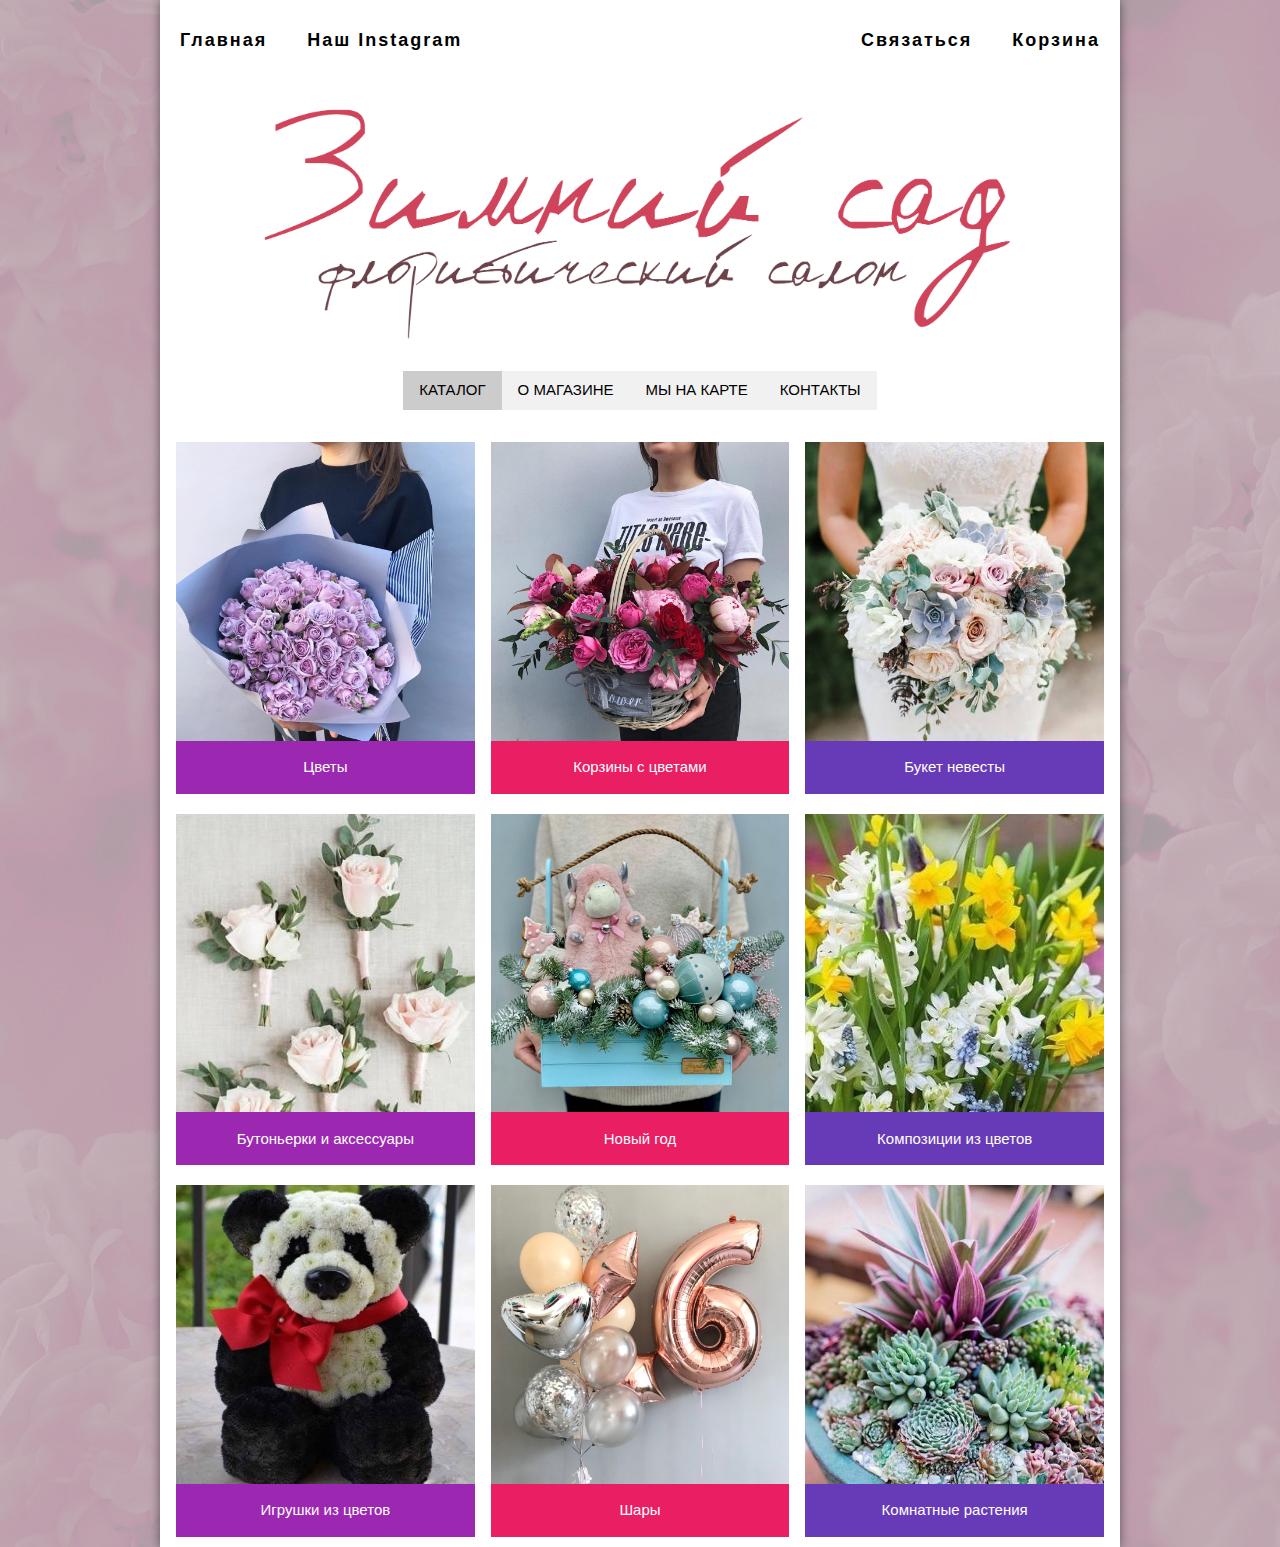
<file: flower/index.html>
<!DOCTYPE html>
<html>
<title>Зимний сад</title>
<meta name="viewport" content="width=device-width, initial-scale=1">
<link rel="stylesheet" href="main.css">
<link rel="stylesheet" href="style.css">
   
<body>
<nav class="top-menu">
  <ul class="menu-main">
    <li class="left-item"><a href="index.html">Главная</a></li>
    <li class="left-item"><a href="index.html">Наш Instagram</a></li>
    <li class="right-item"><a href="">Корзина</a></li>
    <li class="right-item"><a href="tel:+380713366177">Связаться</a></li>
</ul>
</nav>
    <img src="img/header.png" alt="Lights" class="w3-image" width="100%" height="auto">

<div class="w3-center">
        <div class="w3-margin w3-bar w3-mobile w3-center w3-light-grey">
        <div class="w3-dropdown-hover">
                <button class="w3-button w3-mobile">КАТАЛОГ</button>
                <div class="w3-dropdown-content w3-mobile w3-bar-block w3-card-4">
                    <a href="index.html" class="w3-bar-item w3-button">Цветы</a>
                    <a href="index.html" class="w3-bar-item w3-button">Корзины с цветами</a>
                    <a href="index.html" class="w3-bar-item w3-button">Букет невесты</a>
                    <a href="index.html" class="w3-bar-item w3-button">Бутоньерки и аксессуары</a>
                    <a href="index.html" class="w3-bar-item w3-button">Новый год</a>
                    <a href="index.html" class="w3-bar-item w3-button">Композиции из цветов</a>
                    <a href="index.html" class="w3-bar-item w3-button">Игрушки из цветов</a>
                    <a href="index.html" class="w3-bar-item w3-button">Шары</a>
                    <a href="index.html" class="w3-bar-item w3-button">Комнатные растения</a>
                </div>
            </div>
        <a href="about.html" class="w3-bar-item w3-button">О МАГАЗИНЕ</a>
            
        <a href="map.html" class="w3-bar-item w3-button">МЫ НА КАРТЕ</a>
        <a href="sv.html" class="w3-bar-item w3-button">КОНТАКТЫ</a>
        </div>
            </div>
        
        
<div class="w3-row-padding w3-rest" style="padding-bottom: 10px">
    <div class="w3-third w3-center">
      <img src="img/bouqet.jpg" alt="Alps" style="width:100%; margin-top: 10px">
    <div class="w3-container w3-center w3-purple">
      <p>Цветы</p>
    </div>
    </div>
    <div class="w3-third w3-center">
      <img src="img/corz.jpg" alt="Alps" style="width:100%; margin-top: 10px">
    <div class="w3-container w3-center w3-pink">
      <p>Корзины с цветами</p>
    </div>
    </div>
    <div class="w3-third w3-center">
      <img src="img/buket-nevesty.jpg" alt="Alps" style="width:100%; margin-top: 10px">
    <div class="w3-container w3-center w3-deep-purple">
      <p>Букет невесты</p>
    </div>
    </div>
  </div>
 
        <div class="w3-row-padding w3-rest" style="padding-bottom: 10px">
    <div class="w3-third w3-center">
      <img src="img/butonjerki-i-aksessuary-main-page.jpg" alt="Alps" style="width:100%; margin-top: 10px">
    <div class="w3-container w3-center w3-purple">
      <p>Бутоньерки и аксессуары</p>
    </div>
    </div>
    <div class="w3-third w3-center">
      <img src="img/nyear.jpg" alt="Alps" style="width:100%; margin-top: 10px">
    <div class="w3-container w3-center w3-pink">
      <p>Новый год</p>
    </div>
    </div>
    <div class="w3-third w3-center">
      <img src="img/kompozitsii-iz-tsvetov.jpg" alt="Alps" style="width:100%; margin-top: 10px">
    <div class="w3-container w3-center w3-deep-purple">
      <p>Композиции из цветов</p>
    </div>
    </div>
  </div>
        
        <div class="w3-row-padding w3-rest" style="padding-bottom: 10px">
    <div class="w3-third w3-center">
      <img src="img/igr.jpg" alt="Alps" style="width:100%; margin-top: 10px">
    <div class="w3-container w3-center w3-purple">
      <p>Игрушки из цветов</p>
    </div>
    </div>
    <div class="w3-third w3-center">
      <img src="img/shar.jpg" alt="Alps" style="width:100%; margin-top: 10px">
    <div class="w3-container w3-center w3-pink">
      <p>Шары</p>
    </div>
    </div>
    <div class="w3-third w3-center">
      <img src="img/komnatnye-rastenija.jpg" alt="Alps" style="width:100%; margin-top: 10px">
    <div class="w3-container w3-center w3-deep-purple">
      <p>Комнатные растения</p>
    </div>
    </div>
  </div>
        
        
    </body>
</file>
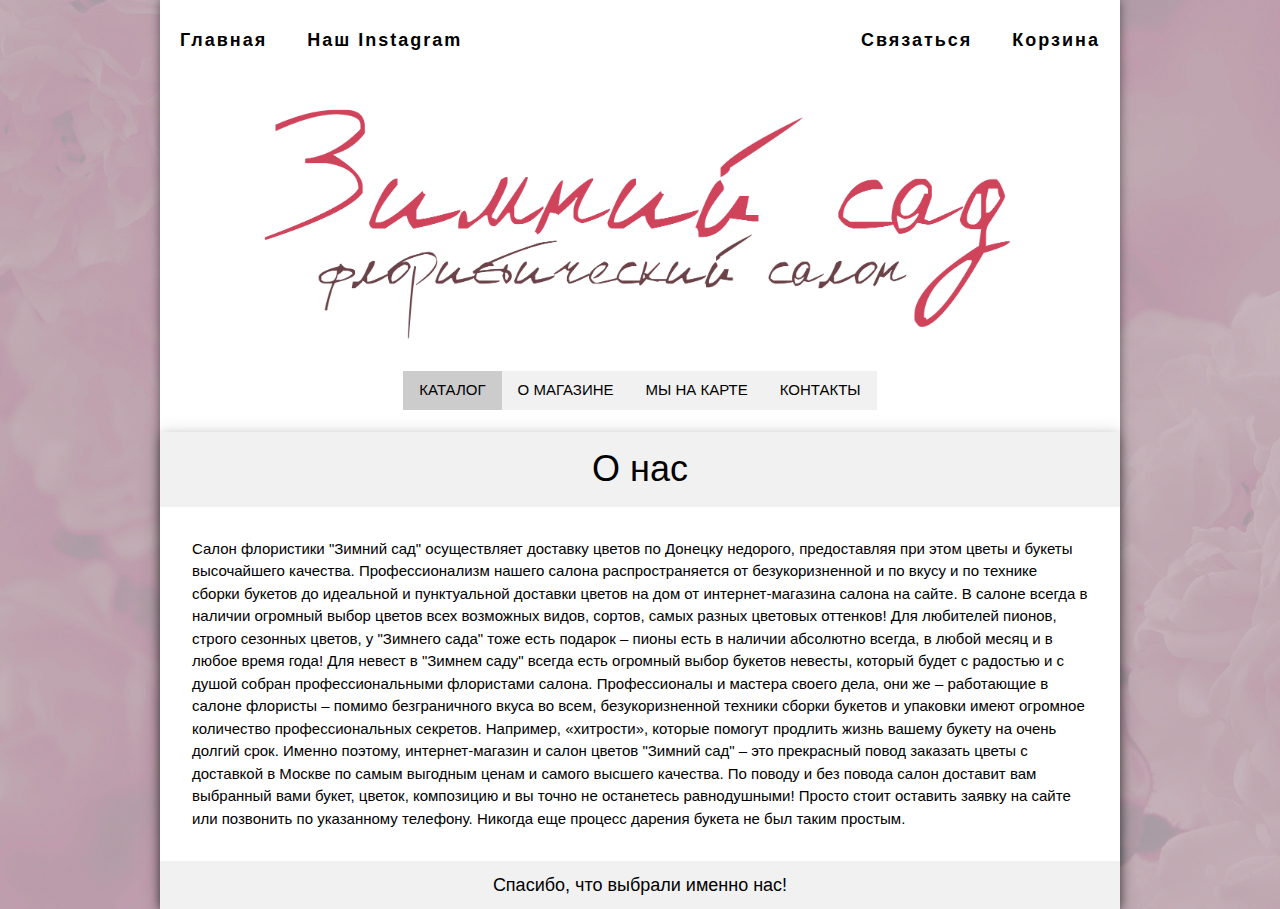
<file: flower/about.html>
<!DOCTYPE html>
<html>
<title>Зимний сад</title>
<meta name="viewport" content="width=device-width, initial-scale=1">
<link rel="stylesheet" href="main.css">
<link rel="stylesheet" href="style.css">
    <body>
                   <nav class="top-menu">
  <ul class="menu-main">
    <li class="left-item"><a href="index.html">Главная</a></li>
    <li class="left-item"><a href="index.html">Наш Instagram</a></li>
    <li class="right-item"><a href="">Корзина</a></li>
    <li class="right-item"><a href="tel:+380713366177">Связаться</a></li>
</ul>
</nav>
            <img src="img/header.png" alt="Lights" class="w3-image" width="100%" height="auto">
<div class="w3-center">
        <div class="w3-margin w3-bar w3-mobile w3-center w3-light-grey">
        <div class="w3-dropdown-hover">
                <button class="w3-button w3-mobile">КАТАЛОГ</button>
                <div class="w3-dropdown-content w3-mobile w3-bar-block w3-card-4">
                    <a href="index.html" class="w3-bar-item w3-button">Цветы</a>
                    <a href="index.html" class="w3-bar-item w3-button">Корзины с цветами</a>
                    <a href="index.html" class="w3-bar-item w3-button">Букет невесты</a>
                    <a href="index.html" class="w3-bar-item w3-button">Бутоньерки и аксессуары</a>
                    <a href="index.html" class="w3-bar-item w3-button">Новый год</a>
                    <a href="index.html" class="w3-bar-item w3-button">Композиции из цветов</a>
                    <a href="index.html" class="w3-bar-item w3-button">Игрушки из цветов</a>
                    <a href="index.html" class="w3-bar-item w3-button">Шары</a>
                    <a href="index.html" class="w3-bar-item w3-button">Комнатные растения</a>
                </div>
            </div>
        <a href="about.html" class="w3-bar-item w3-button">О МАГАЗИНЕ</a>
            
        <a href="map.html" class="w3-bar-item w3-button">МЫ НА КАРТЕ</a>
        <a href="sv.html" class="w3-bar-item w3-button">КОНТАКТЫ</a>
        </div>
            </div>
        
        <div class="w3-card-4">

<header class="w3-center w3-container w3-light-grey">
  <div style="font-weight: bold"><h1>О нас</h1></div>
</header>

<div class="w3-container w3-margin">
  <p>Салон флористики "Зимний сад"  осуществляет доставку цветов по Донецку недорого, предоставляя при этом цветы и букеты высочайшего качества. Профессионализм нашего салона распространяется от безукоризненной и по вкусу и по технике сборки букетов до идеальной и пунктуальной доставки цветов на дом от интернет-магазина салона на сайте. В салоне всегда в наличии огромный выбор цветов всех возможных видов, сортов, самых разных цветовых оттенков! Для любителей пионов, строго сезонных цветов, у "Зимнего сада" тоже есть подарок – пионы есть в наличии абсолютно всегда, в любой месяц и в любое время года!

Для невест в "Зимнем саду" всегда есть огромный выбор букетов невесты, который будет с радостью и с душой собран профессиональными флористами салона.

Профессионалы и мастера своего дела, они же – работающие в салоне флористы – помимо безграничного вкуса во всем, безукоризненной техники сборки букетов и упаковки имеют огромное количество профессиональных секретов. Например, «хитрости», которые помогут продлить жизнь вашему букету на очень долгий срок.

Именно поэтому, интернет-магазин и салон цветов "Зимний сад" – это прекрасный повод заказать цветы с доставкой в Москве по самым выгодным ценам и самого высшего качества. По поводу и без повода салон доставит вам выбранный вами букет, цветок, композицию и вы точно не останетесь равнодушными!

Просто стоит оставить заявку на сайте или позвонить по указанному телефону. Никогда еще процесс дарения букета не был таким простым.</p>
</div>

<footer class="w3-container w3-light-grey w3-center">
  <h5>Спасибо, что выбрали именно нас!</h5>
</footer>

</div>
    </body>
</file>
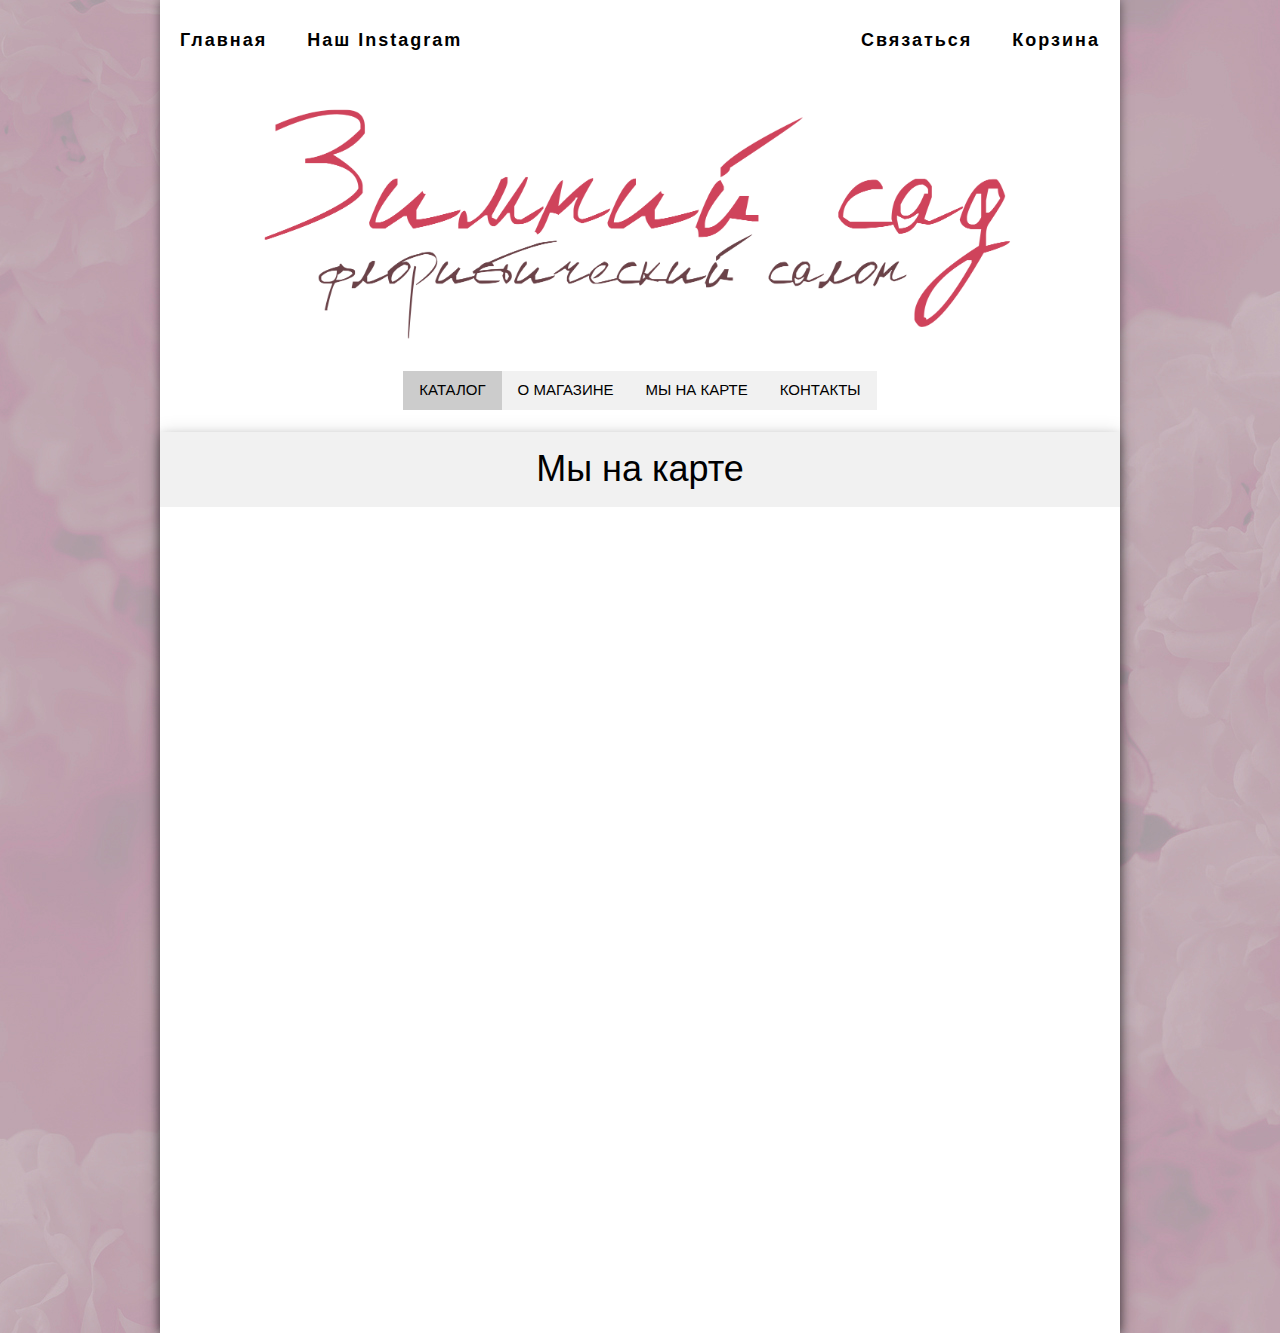
<file: flower/map.html>
<!DOCTYPE html>
<html>
<title>Зимний сад</title>
<meta name="viewport" content="width=device-width, initial-scale=1">
<link rel="stylesheet" href="main.css">
<link rel="stylesheet" href="style.css">
    <body>
                   <nav class="top-menu">
  <ul class="menu-main">
    <li class="left-item"><a href="index.html">Главная</a></li>
    <li class="left-item"><a href="index.html">Наш Instagram</a></li>
    <li class="right-item"><a href="">Корзина</a></li>
    <li class="right-item"><a href="tel:+380713366177">Связаться</a></li>
</ul>
</nav>
            <img src="img/header.png" alt="Lights" class="w3-image" width="100%" height="auto">
<div class="w3-center">
        <div class="w3-margin w3-bar w3-mobile w3-center w3-light-grey">
        <div class="w3-dropdown-hover">
                <button class="w3-button w3-mobile">КАТАЛОГ</button>
                <div class="w3-dropdown-content w3-mobile w3-bar-block w3-card-4">
                    <a href="index.html" class="w3-bar-item w3-button">Цветы</a>
                    <a href="index.html" class="w3-bar-item w3-button">Корзины с цветами</a>
                    <a href="index.html" class="w3-bar-item w3-button">Букет невесты</a>
                    <a href="index.html" class="w3-bar-item w3-button">Бутоньерки и аксессуары</a>
                    <a href="index.html" class="w3-bar-item w3-button">Новый год</a>
                    <a href="index.html" class="w3-bar-item w3-button">Композиции из цветов</a>
                    <a href="index.html" class="w3-bar-item w3-button">Игрушки из цветов</a>
                    <a href="index.html" class="w3-bar-item w3-button">Шары</a>
                    <a href="index.html" class="w3-bar-item w3-button">Комнатные растения</a>
                </div>
            </div>
        <a href="about.html" class="w3-bar-item w3-button">О МАГАЗИНЕ</a>
            
        <a href="map.html" class="w3-bar-item w3-button">МЫ НА КАРТЕ</a>

        <a href="sv.html" class="w3-bar-item w3-button">КОНТАКТЫ</a>
        </div>
            </div>
        
        <div class="w3-card-4">

<header class="w3-center w3-container w3-light-grey">
  <h1>Мы на карте</h1>
</header>

<div class="w3-container w3-center" style="padding-top: 10px; padding-bottom: 10px">
    <iframe src="https://www.google.com/maps/embed?pb=!1m18!1m12!1m3!1d2669.486139381061!2d37.795377215831124!3d48.00431706841148!2m3!1f0!2f0!3f0!3m2!1i1024!2i768!4f13.1!3m3!1m2!1s0x40e0905c6eca66ed%3A0x5da1fcfa04268ddb!2sDonetsk%20National%20University%20Main%20Building!5e0!3m2!1sen!2sua!4v1614607488785!5m2!1sen!2sua" width="90%" height="800px" style="border:0;" allowfullscreen="" loading="lazy"></iframe>
</div>


</div>
    </body>
</file>
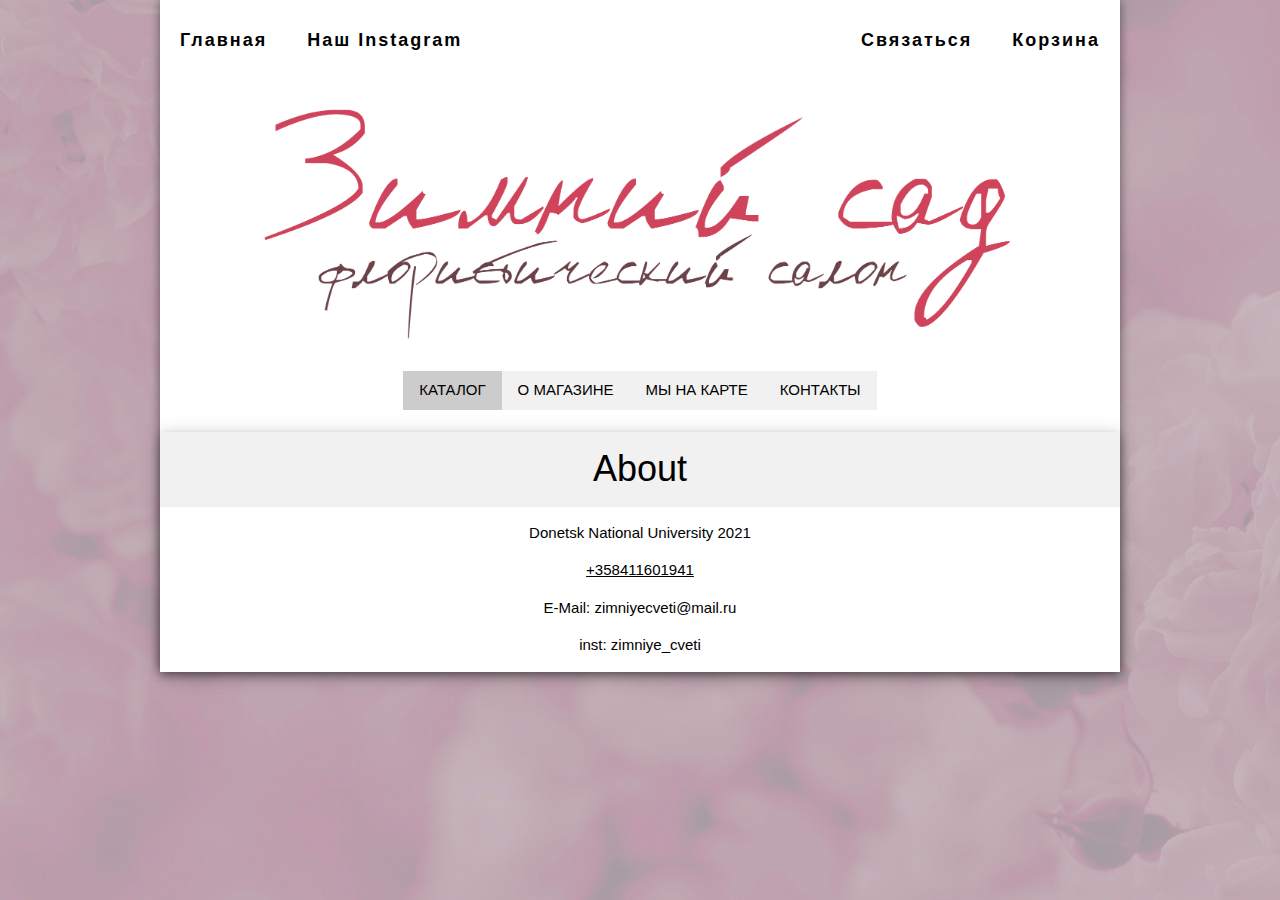
<file: flower/sv.html>
<!DOCTYPE html>
<html>
<title>Зимний сад</title>
<meta name="viewport" content="width=device-width, initial-scale=1">
<link rel="stylesheet" href="main.css">
<link rel="stylesheet" href="style.css">
    <body>
                   <nav class="top-menu">
  <ul class="menu-main">
    <li class="left-item"><a href="index.html">Главная</a></li>
    <li class="left-item"><a href="index.html">Наш Instagram</a></li>
    <li class="right-item"><a href="">Корзина</a></li>
    <li class="right-item"><a href="tel:+380713366177">Связаться</a></li>
</ul>
</nav>
            <img src="img/header.png" alt="Lights" class="w3-image" width="100%" height="auto">
<div class="w3-center">
        <div class="w3-margin w3-bar w3-mobile w3-center w3-light-grey">
        <div class="w3-dropdown-hover">
                <button class="w3-button w3-mobile">КАТАЛОГ</button>
                <div class="w3-dropdown-content w3-mobile w3-bar-block w3-card-4">
                    <a href="index.html" class="w3-bar-item w3-button">Цветы</a>
                    <a href="index.html" class="w3-bar-item w3-button">Корзины с цветами</a>
                    <a href="index.html" class="w3-bar-item w3-button">Букет невесты</a>
                    <a href="index.html" class="w3-bar-item w3-button">Бутоньерки и аксессуары</a>
                    <a href="index.html" class="w3-bar-item w3-button">Новый год</a>
                    <a href="index.html" class="w3-bar-item w3-button">Композиции из цветов</a>
                    <a href="index.html" class="w3-bar-item w3-button">Игрушки из цветов</a>
                    <a href="index.html" class="w3-bar-item w3-button">Шары</a>
                    <a href="index.html" class="w3-bar-item w3-button">Комнатные растения</a>
                </div>
            </div>
        <a href="about.html" class="w3-bar-item w3-button">О МАГАЗИНЕ</a>
            
        <a href="map.html" class="w3-bar-item w3-button">МЫ НА КАРТЕ</a>
        <a href="sv.html" class="w3-bar-item w3-button">КОНТАКТЫ</a>
        </div>
            </div>
        
        <div class="w3-card-4">

<header class="w3-center w3-container w3-light-grey">
  <h1>About</h1>
</header>

<div class="w3-container w3-center">
    <p>Donetsk National University 2021</p>
    <a href="tel:+358411601941">+358411601941</a>
    <p>E-Mail: zimniyecveti@mail.ru</p>
    <p>inst: zimniye_cveti</p>
</div>


</div>
    </body>
</file>
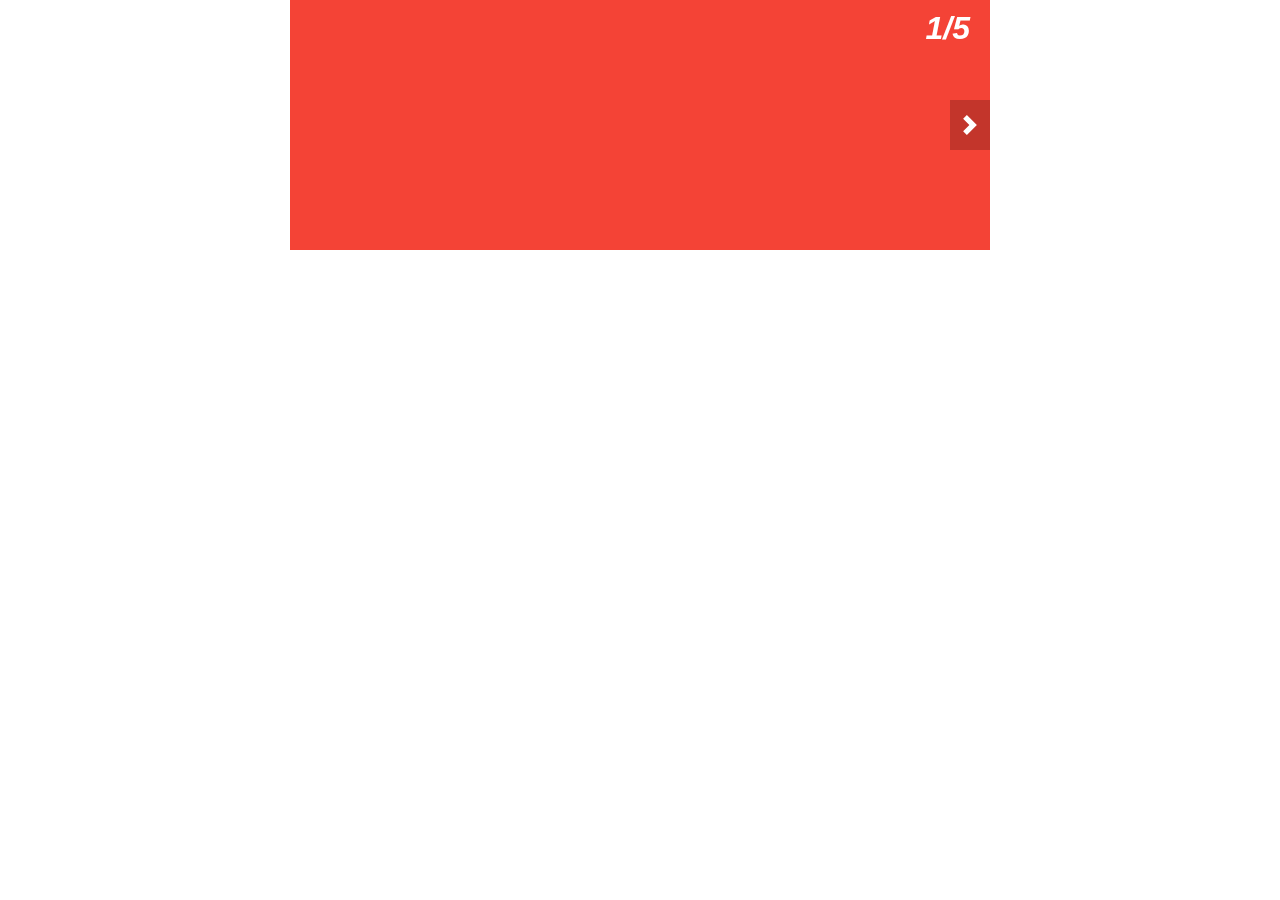
<file: itc-slider/examples/01.html>
<!doctype html>
<html lang="ru">

<head>
  <meta charset="utf-8">
  <meta name="viewport" content="width=device-width, initial-scale=1">
  <title>ItcSlider - Example 01</title>
  <link rel="stylesheet" href="../itc-slider.css">
  <script src="../itc-slider.js" defer></script>
  <style>
    *,
    *::before,
    *::after {
      -webkit-box-sizing: border-box;
      box-sizing: border-box;
    }

    body {
      margin: 0;
      font-family: -apple-system, BlinkMacSystemFont, 'Segoe UI', Roboto,
      'Helvetica Neue', Arial, sans-serif, 'Apple Color Emoji', 'Segoe UI Emoji',
      'Segoe UI Symbol';
    }

    .container {
      max-width: 700px;
      margin: 0 auto;
    }

    .itc-slider__items {
      counter-reset: slide;
    }

    .itc-slider__item {
      flex: 0 0 100%;
      max-width: 100%;
      counter-increment: slide;
      height: 250px;
      position: relative;
    }

    .itc-slider__item::before {
      content: counter(slide) "/5";
      position: absolute;
      top: 10px;
      right: 20px;
      color: #fff;
      font-style: italic;
      font-size: 32px;
      font-weight: bold;
      display: block;
    }

    .itc-slider__item:nth-child(1) {
      background-color: #f44336;
    }

    .itc-slider__item:nth-child(2) {
      background-color: #9c27b0;
    }

    .itc-slider__item:nth-child(3) {
      background-color: #3f51b5;
    }

    .itc-slider__item:nth-child(4) {
      background-color: #03a9f4;
    }

    .itc-slider__item:nth-child(5) {
      background-color: #4caf50;
    }
  </style>
</head>

<body>

<div class="container">

  <div class="itc-slider" data-slider="itc-slider" data-loop="false" data-autoplay="false">
    <div class="itc-slider__wrapper">
      <div class="itc-slider__items">
        <div class="itc-slider__item">
          <!-- Контент 1 слайда -->
        </div>
        <div class="itc-slider__item">
          <!-- Контент 2 слайда -->
        </div>
        <div class="itc-slider__item">
          <!-- Контент 3 слайда -->
        </div>
        <div class="itc-slider__item">
          <!-- Контент 4 слайда -->
        </div>
        <div class="itc-slider__item">
          <!-- Контент 5 слайда -->
        </div>
      </div>
    </div>
    <button class="itc-slider__btn itc-slider__btn_prev"></button>
    <button class="itc-slider__btn itc-slider__btn_next"></button>
  </div>

</div>

</body>

</html>
</file>
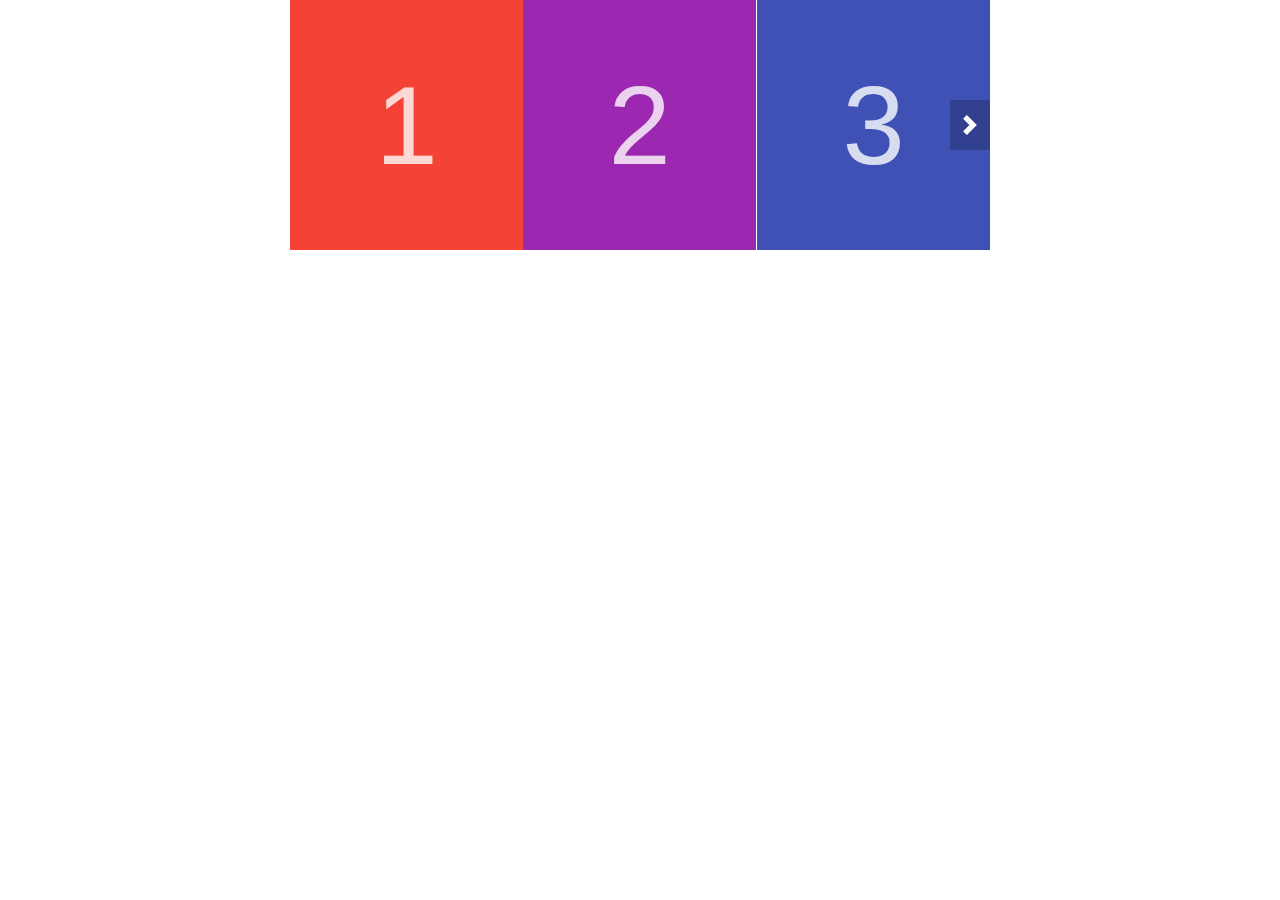
<file: itc-slider/examples/02.html>
<!doctype html>
<html lang="ru">

<head>
  <meta charset="utf-8">
  <meta name="viewport" content="width=device-width, initial-scale=1">
  <title>ItcSlider - Example 02</title>
  <link href="../itc-slider.css" rel="stylesheet">
  <script src="../itc-slider.js" defer></script>
  <style>
    *,
    *::before,
    *::after {
      -webkit-box-sizing: border-box;
      box-sizing: border-box;
    }

    body {
      margin: 0;
      font-family: -apple-system, BlinkMacSystemFont, 'Segoe UI', Roboto,
      'Helvetica Neue', Arial, sans-serif, 'Apple Color Emoji', 'Segoe UI Emoji',
      'Segoe UI Symbol';
    }

    .container {
      max-width: 700px;
      margin: 0 auto;
    }

    .itc-slider__item {
      flex: 0 0 33.3333333333%;
      max-width: 33.3333333333%;
      height: 250px;
      display: flex;
      justify-content: center;
      align-items: center;
      color: rgba(255,255,255, 0.8);
      font-size: 7rem;
    }

    .itc-slider__item:nth-child(1) {
      background-color: #f44336;
    }

    .itc-slider__item:nth-child(2) {
      background-color: #9c27b0;
    }

    .itc-slider__item:nth-child(3) {
      background-color: #3f51b5;
    }

    .itc-slider__item:nth-child(4) {
      background-color: #03a9f4;
    }

    .itc-slider__item:nth-child(5) {
      background-color: #4caf50;
    }
  </style>
</head>

<body>

<div class="container">

  <div class="itc-slider" data-slider="itc-slider" data-loop="false" data-autoplay="false">
    <div class="itc-slider__wrapper">
      <div class="itc-slider__items">
        <div class="itc-slider__item">
          <!-- Контент 1 слайда -->
          1
        </div>
        <div class="itc-slider__item">
          <!-- Контент 2 слайда -->
          2
        </div>
        <div class="itc-slider__item">
          <!-- Контент 3 слайда -->
          3
        </div>
        <div class="itc-slider__item">
          <!-- Контент 4 слайда -->
          4
        </div>
        <div class="itc-slider__item">
          <!-- Контент 5 слайда -->
          5
        </div>
      </div>
    </div>
    <button class="itc-slider__btn itc-slider__btn_prev"></button>
    <button class="itc-slider__btn itc-slider__btn_next"></button>
  </div>

</div>

</body>

</html>
</file>
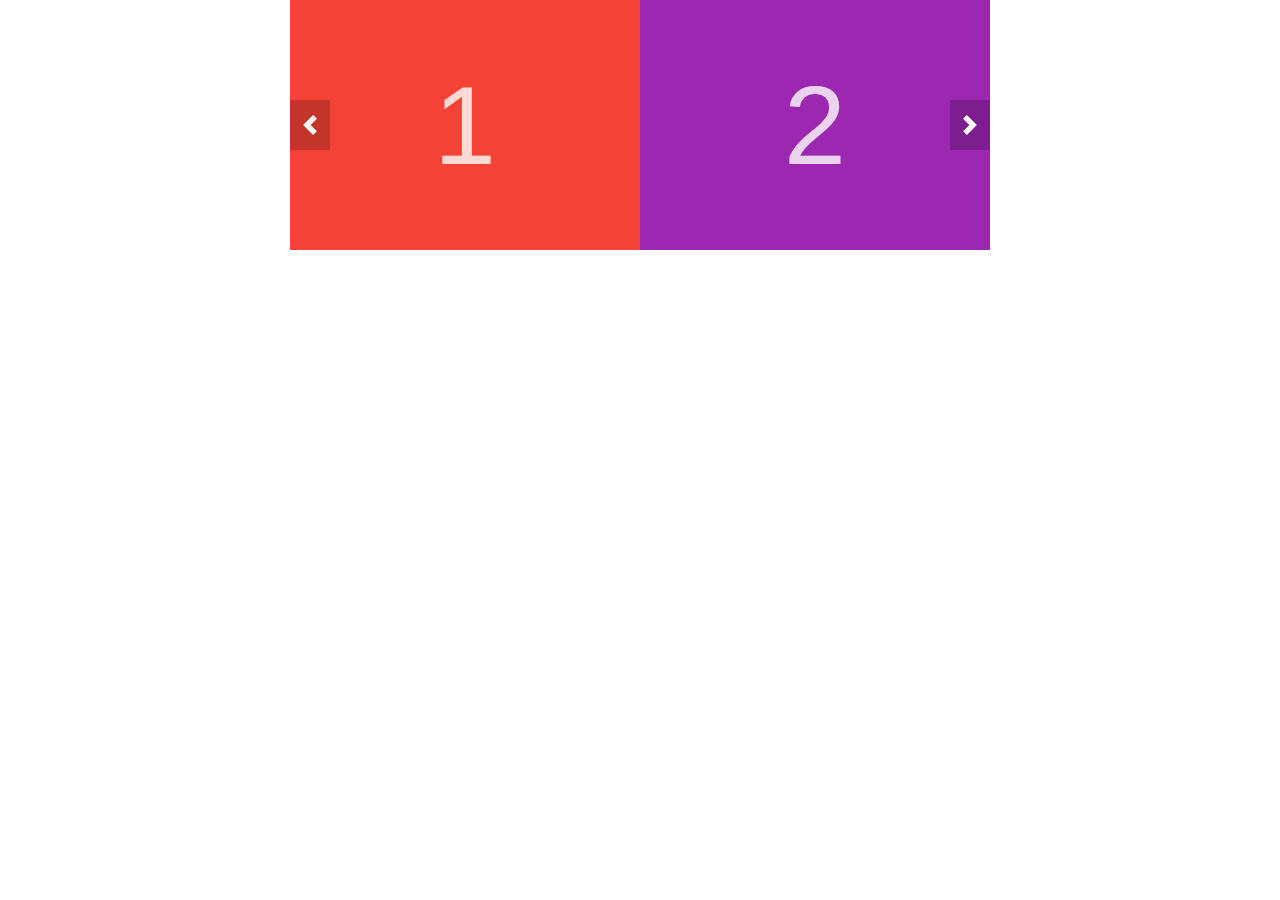
<file: itc-slider/examples/03.html>
<!doctype html>
<html lang="ru">

<head>
  <meta charset="utf-8">
  <meta content="width=device-width, initial-scale=1" name="viewport">
  <title>ItcSlider - Example 03</title>
  <link href="../itc-slider.css" rel="stylesheet">
  <script src="../itc-slider.js" defer></script>
  <style>
    *,
    *::before,
    *::after {
      -webkit-box-sizing: border-box;
      box-sizing: border-box;
    }

    body {
      margin: 0;
      font-family: -apple-system, BlinkMacSystemFont, 'Segoe UI', Roboto,
      'Helvetica Neue', Arial, sans-serif, 'Apple Color Emoji', 'Segoe UI Emoji',
      'Segoe UI Symbol';
    }

    .container {
      max-width: 700px;
      margin: 0 auto;
    }

    .itc-slider__item {
      flex: 0 0 50%;
      max-width: 50%;
      height: 250px;
      display: flex;
      justify-content: center;
      align-items: center;
      color: rgba(255, 255, 255, 0.8);
      font-size: 7rem;
    }

    .itc-slider__item:nth-child(1) {
      background-color: #f44336;
    }

    .itc-slider__item:nth-child(2) {
      background-color: #9c27b0;
    }

    .itc-slider__item:nth-child(3) {
      background-color: #3f51b5;
    }

    .itc-slider__item:nth-child(4) {
      background-color: #03a9f4;
    }

    .itc-slider__item:nth-child(5) {
      background-color: #4caf50;
    }
  </style>
</head>
<body>
<div class="container">
  <div class="itc-slider" data-slider="itc-slider" data-loop="true" data-autoplay="false">
    <div class="itc-slider__wrapper">
      <div class="itc-slider__items">
        <div class="itc-slider__item">
          <!-- Контент 1 слайда -->
          1
        </div>
        <div class="itc-slider__item">
          <!-- Контент 2 слайда -->
          2
        </div>
        <div class="itc-slider__item">
          <!-- Контент 3 слайда -->
          3
        </div>
        <div class="itc-slider__item">
          <!-- Контент 4 слайда -->
          4
        </div>
        <div class="itc-slider__item">
          <!-- Контент 5 слайда -->
          5
        </div>
      </div>
    </div>
    <button class="itc-slider__btn itc-slider__btn_prev"></button>
    <button class="itc-slider__btn itc-slider__btn_next"></button>
  </div>
</div>
</body>
</html>
</file>
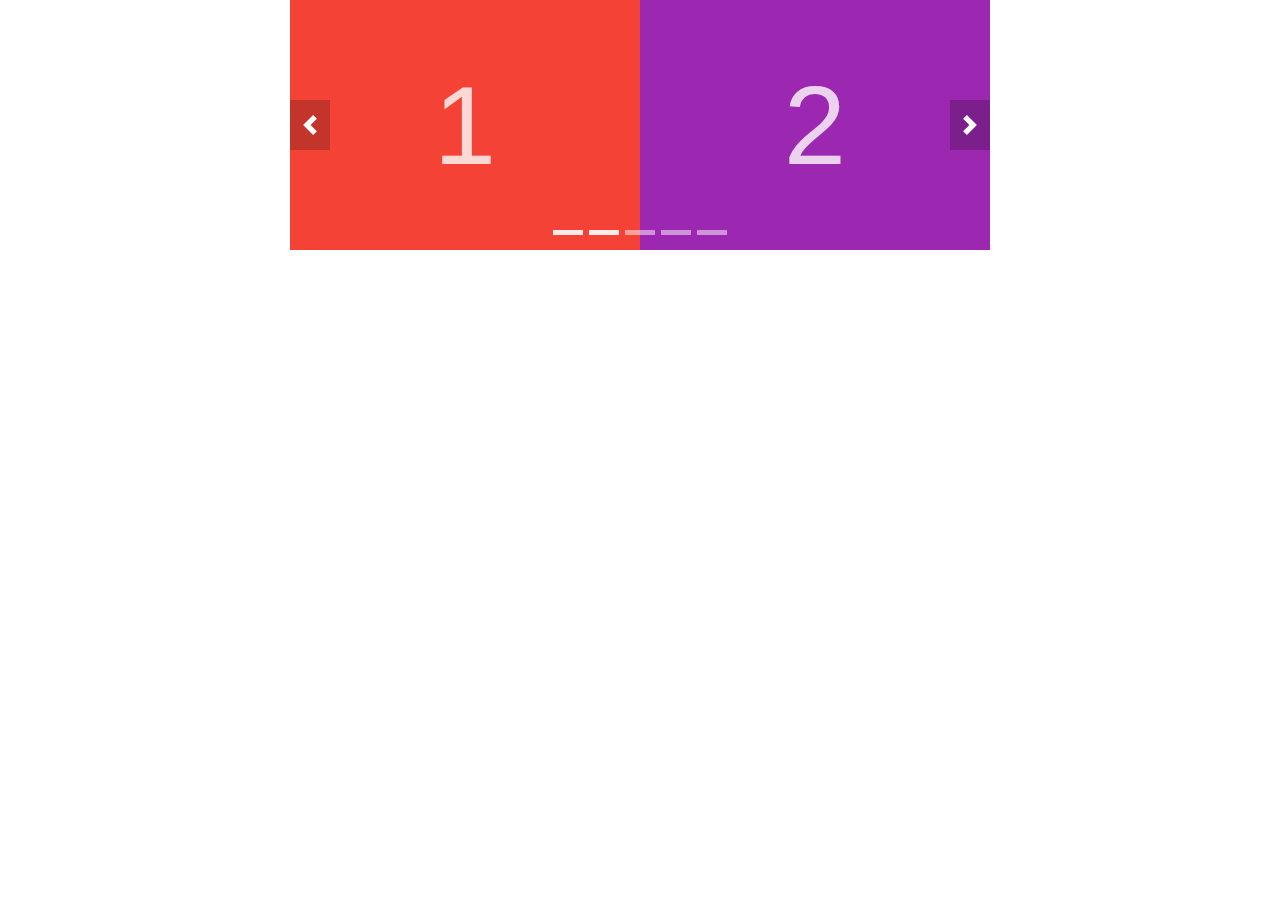
<file: itc-slider/examples/04.html>
<!doctype html>
<html lang="ru">

<head>
  <meta charset="utf-8">
  <meta content="width=device-width, initial-scale=1" name="viewport">
  <title>ItcSlider - Example 04</title>
  <link href="../itc-slider.css" rel="stylesheet">
  <script defer src="../itc-slider.js"></script>
  <style>
    *,
    *::before,
    *::after {
      box-sizing: border-box;
    }

    body {
      margin: 0;
      font-family: -apple-system, BlinkMacSystemFont, 'Segoe UI', Roboto,
      'Helvetica Neue', Arial, sans-serif, 'Apple Color Emoji', 'Segoe UI Emoji',
      'Segoe UI Symbol';
    }

    .container {
      max-width: 700px;
      margin: 0 auto;
    }

    .itc-slider__wrapper {
      overflow: hidden;
    }

    .itc-slider__item {
      flex: 0 0 50%;
      max-width: 50%;
      height: 250px;
      display: flex;
      justify-content: center;
      align-items: center;
      color: rgba(255, 255, 255, 0.8);
      font-size: 7rem;
    }

    .itc-slider__item:nth-child(1) {
      background-color: #f44336;
    }

    .itc-slider__item:nth-child(2) {
      background-color: #9c27b0;
    }

    .itc-slider__item:nth-child(3) {
      background-color: #3f51b5;
    }

    .itc-slider__item:nth-child(4) {
      background-color: #03a9f4;
    }

    .itc-slider__item:nth-child(5) {
      background-color: #4caf50;
    }
  </style>
</head>

<body>

<div class="container">

  <div class="itc-slider" data-autoplay="true" data-interval="7000" data-loop="true" data-slider="itc-slider">
    <div class="itc-slider__wrapper">
      <div class="itc-slider__items">
        <div class="itc-slider__item">
          <!-- Контент 1 слайда -->
          1
        </div>
        <div class="itc-slider__item">
          <!-- Контент 2 слайда -->
          2
        </div>
        <div class="itc-slider__item">
          <!-- Контент 3 слайда -->
          3
        </div>
        <div class="itc-slider__item">
          <!-- Контент 4 слайда -->
          4
        </div>
        <div class="itc-slider__item">
          <!-- Контент 5 слайда -->
          5
        </div>
      </div>
    </div>
    <button class="itc-slider__btn itc-slider__btn_prev"></button>
    <button class="itc-slider__btn itc-slider__btn_next"></button>
    <ol class="itc-slider__indicators">
      <li class="itc-slider__indicator" data-slide-to="0"></li>
      <li class="itc-slider__indicator" data-slide-to="1"></li>
      <li class="itc-slider__indicator" data-slide-to="2"></li>
      <li class="itc-slider__indicator" data-slide-to="3"></li>
      <li class="itc-slider__indicator" data-slide-to="4"></li>
    </ol>
  </div>

</div>
</body>

</html>
</file>
<file: flower/style.css>
html {
    background-image: url(img/background.jpg)
}

body {
    background-color: white;
    max-width: 75%;
    margin:0 auto;
    box-shadow: 0 0 10px rgba(0,0,0,0.5);
}

.imagetop {
    width: 70%;
}


.zoom:hover {
  transform: scale(0.7);
}

.center {
    width: 100%;
    margin: auto;
    text-align: center;
}

///

@import url('https://fonts.googleapis.com/css?family=Arimo');
.top-menu {
  position: relative;
  background: rgba(34,34,34,.2);
}
.menu-main {
  list-style: none;
  margin: 0;
  padding: 0;
}
.menu-main:after {
  content: "";
  display: table;
  clear: both;
}
.left-item {float: left;}
.right-item {float: right;}
.menu-main a {
  text-decoration: none;
  display: block;
  line-height: 80px;
  padding: 0 20px;
  font-size: 18px;
  letter-spacing: 2px;
  font-family: 'Arimo', sans-serif;
  font-weight: bold;
  color: black;
  transition: .3s linear;
}
.menu-main a:hover {background: rgba(0,0,0,.3);}
@media (max-width: 830px) {
.menu-main {
  padding-top: 90px;
  text-align: center;
}
.navbar-logo {
  position: absolute;
  left: 50%;
  top: 10px;
  transform: translateX(-50%);
}
.menu-main li {
  float: none;
  display: inline-block;
}
.menu-main a {
  line-height: normal;
  padding: 20px 15px;
  font-size: 16px;
}
}
@media (max-width: 630px) {
.menu-main li {display: block;}
}
</file>
<file: itc-slider/itc-slider.css>
/**
 * ItcSlider
 * @version 1.0.0
 * @author https://github.com/itchief
 * @copyright Alexander Maltsev 2020 - 2022
 * @license MIT (https://github.com/itchief/ui-components/blob/master/LICENSE)
 * @tutorial https://itchief.ru/javascript/slider
 */

.itc-slider {
  position: relative;
}

.itc-slider__wrapper {
  overflow: hidden;
}

.itc-slider__items {
  display: flex;
  transition: transform 0.5s ease;
  will-change: transform;
}

.itc-slider__transition-none {
  transition: none;
}

.itc-slider__item {
  flex: 0 0 100%;
  max-width: 100%;
  user-select: none;
  will-change: transform;
}

/* кнопки влево и вправо */
.itc-slider__btn {
  position: absolute;
  top: 50%;
  display: flex;
  justify-content: center;
  align-items: center;
  width: 40px;
  height: 50px;
  color: #fff;
  text-align: center;
  background: rgb(0 0 0 / 20%);
  border: none;
  transform: translateY(-50%);
  cursor: pointer;
}

.itc-slider__btn_hide {
  display: none;
}

.itc-slider__btn_prev {
  left: 0;
}

.itc-slider__btn_next {
  right: 0;
}

.itc-slider__btn:hover,
.itc-slider__btn:focus {
  color: #fff;
  text-decoration: none;
  background: rgb(0 0 0 / 30%);
  outline: 0;
}

.itc-slider__btn::before {
  content: "";
  display: inline-block;
  width: 20px;
  height: 20px;
  background: transparent no-repeat center center;
  background-size: 100% 100%;
}

.itc-slider__btn_prev::before {
  background-image: url("data:image/svg+xml;charset=utf8,%3Csvg xmlns='http://www.w3.org/2000/svg' fill='%23fff' viewBox='0 0 8 8'%3E%3Cpath d='M5.25 0l-4 4 4 4 1.5-1.5-2.5-2.5 2.5-2.5-1.5-1.5z'/%3E%3C/svg%3E");
}

.itc-slider__btn_next::before {
  background-image: url("data:image/svg+xml;charset=utf8,%3Csvg xmlns='http://www.w3.org/2000/svg' fill='%23fff' viewBox='0 0 8 8'%3E%3Cpath d='M2.75 0l-1.5 1.5 2.5 2.5-2.5 2.5 1.5 1.5 4-4-4-4z'/%3E%3C/svg%3E");
}

/* индикаторы */
.itc-slider__indicators {
  position: absolute;
  right: 0;
  bottom: 0;
  left: 0;
  z-index: 15;
  display: flex;
  justify-content: center;
  margin: 0 15%;
  padding-left: 0;
  list-style: none;
}

.itc-slider__indicator {
  flex: 0 1 auto;
  box-sizing: content-box;
  width: 30px;
  height: 5px;
  margin-right: 3px;
  margin-left: 3px;
  text-indent: -999px;
  background-color: rgb(255 255 255 / 50%);
  background-clip: padding-box;
  border-top: 15px solid transparent;
  border-bottom: 15px solid transparent;
  cursor: pointer;
}

.itc-slider__indicator_active {
  background-color: rgb(255 255 255 / 90%);
}
</file>
<file: flower/main.css>
/* W3.CSS 4.15 December 2020 by Jan Egil and Borge Refsnes */
html{box-sizing:border-box}*,*:before,*:after{box-sizing:inherit}
/* Extract from normalize.css by Nicolas Gallagher and Jonathan Neal git.io/normalize */
html{-ms-text-size-adjust:100%;-webkit-text-size-adjust:100%}body{margin:0}
article,aside,details,figcaption,figure,footer,header,main,menu,nav,section{display:block}summary{display:list-item}
audio,canvas,progress,video{display:inline-block}progress{vertical-align:baseline}
audio:not([controls]){display:none;height:0}[hidden],template{display:none}
a{background-color:transparent}a:active,a:hover{outline-width:0}
abbr[title]{border-bottom:none;text-decoration:underline;text-decoration:underline dotted}
b,strong{font-weight:bolder}dfn{font-style:italic}mark{background:#ff0;color:#000}
small{font-size:80%}sub,sup{font-size:75%;line-height:0;position:relative;vertical-align:baseline}
sub{bottom:-0.25em}sup{top:-0.5em}figure{margin:1em 40px}img{border-style:none}
code,kbd,pre,samp{font-family:monospace,monospace;font-size:1em}hr{box-sizing:content-box;height:0;overflow:visible}
button,input,select,textarea,optgroup{font:inherit;margin:0}optgroup{font-weight:bold}
button,input{overflow:visible}button,select{text-transform:none}
button,[type=button],[type=reset],[type=submit]{-webkit-appearance:button}
button::-moz-focus-inner,[type=button]::-moz-focus-inner,[type=reset]::-moz-focus-inner,[type=submit]::-moz-focus-inner{border-style:none;padding:0}
button:-moz-focusring,[type=button]:-moz-focusring,[type=reset]:-moz-focusring,[type=submit]:-moz-focusring{outline:1px dotted ButtonText}
fieldset{border:1px solid #c0c0c0;margin:0 2px;padding:.35em .625em .75em}
legend{color:inherit;display:table;max-width:100%;padding:0;white-space:normal}textarea{overflow:auto}
[type=checkbox],[type=radio]{padding:0}
[type=number]::-webkit-inner-spin-button,[type=number]::-webkit-outer-spin-button{height:auto}
[type=search]{-webkit-appearance:textfield;outline-offset:-2px}
[type=search]::-webkit-search-decoration{-webkit-appearance:none}
::-webkit-file-upload-button{-webkit-appearance:button;font:inherit}
/* End extract */
html,body{font-family:Verdana,sans-serif;font-size:15px;line-height:1.5}html{overflow-x:hidden}
h1{font-size:36px}h2{font-size:30px}h3{font-size:24px}h4{font-size:20px}h5{font-size:18px}h6{font-size:16px}
.w3-serif{font-family:serif}.w3-sans-serif{font-family:sans-serif}.w3-cursive{font-family:cursive}.w3-monospace{font-family:monospace}
h1,h2,h3,h4,h5,h6{font-family:"Segoe UI",Arial,sans-serif;font-weight:400;margin:10px 0}.w3-wide{letter-spacing:4px}
hr{border:0;border-top:1px solid #eee;margin:20px 0}
.w3-image{max-width:100%;height:auto}img{vertical-align:middle}a{color:inherit}
.w3-table,.w3-table-all{border-collapse:collapse;border-spacing:0;width:100%;display:table}.w3-table-all{border:1px solid #ccc}
.w3-bordered tr,.w3-table-all tr{border-bottom:1px solid #ddd}.w3-striped tbody tr:nth-child(even){background-color:#f1f1f1}
.w3-table-all tr:nth-child(odd){background-color:#fff}.w3-table-all tr:nth-child(even){background-color:#f1f1f1}
.w3-hoverable tbody tr:hover,.w3-ul.w3-hoverable li:hover{background-color:#ccc}.w3-centered tr th,.w3-centered tr td{text-align:center}
.w3-table td,.w3-table th,.w3-table-all td,.w3-table-all th{padding:8px 8px;display:table-cell;text-align:left;vertical-align:top}
.w3-table th:first-child,.w3-table td:first-child,.w3-table-all th:first-child,.w3-table-all td:first-child{padding-left:16px}
.w3-btn,.w3-button{border:none;display:inline-block;padding:8px 16px;vertical-align:middle;overflow:hidden;text-decoration:none;color:inherit;background-color:inherit;text-align:center;cursor:pointer;white-space:nowrap}
.w3-btn:hover{box-shadow:0 8px 16px 0 rgba(0,0,0,0.2),0 6px 20px 0 rgba(0,0,0,0.19)}
.w3-btn,.w3-button{-webkit-touch-callout:none;-webkit-user-select:none;-khtml-user-select:none;-moz-user-select:none;-ms-user-select:none;user-select:none}   
.w3-disabled,.w3-btn:disabled,.w3-button:disabled{cursor:not-allowed;opacity:0.3}.w3-disabled *,:disabled *{pointer-events:none}
.w3-btn.w3-disabled:hover,.w3-btn:disabled:hover{box-shadow:none}
.w3-badge,.w3-tag{background-color:#000;color:#fff;display:inline-block;padding-left:8px;padding-right:8px;text-align:center}.w3-badge{border-radius:50%}
.w3-ul{list-style-type:none;padding:0;margin:0}.w3-ul li{padding:8px 16px;border-bottom:1px solid #ddd}.w3-ul li:last-child{border-bottom:none}
.w3-tooltip,.w3-display-container{position:relative}.w3-tooltip .w3-text{display:none}.w3-tooltip:hover .w3-text{display:inline-block}
.w3-ripple:active{opacity:0.5}.w3-ripple{transition:opacity 0s}
.w3-input{padding:8px;display:block;border:none;border-bottom:1px solid #ccc;width:100%}
.w3-select{padding:9px 0;width:100%;border:none;border-bottom:1px solid #ccc}
.w3-dropdown-click,.w3-dropdown-hover{position:relative;display:inline-block;cursor:pointer}
.w3-dropdown-hover:hover .w3-dropdown-content{display:block}
.w3-dropdown-hover:first-child,.w3-dropdown-click:hover{background-color:#ccc;color:#000}
.w3-dropdown-hover:hover > .w3-button:first-child,.w3-dropdown-click:hover > .w3-button:first-child{background-color:#ccc;color:#000}
.w3-dropdown-content{cursor:auto;color:#000;background-color:#fff;display:none;position:absolute;min-width:160px;margin:0;padding:0;z-index:1}
.w3-check,.w3-radio{width:24px;height:24px;position:relative;top:6px}
.w3-sidebar{height:100%;width:200px;background-color:#fff;position:fixed!important;z-index:1;overflow:auto}
.w3-bar-block .w3-dropdown-hover,.w3-bar-block .w3-dropdown-click{width:100%}
.w3-bar-block .w3-dropdown-hover .w3-dropdown-content,.w3-bar-block .w3-dropdown-click .w3-dropdown-content{min-width:100%}
.w3-bar-block .w3-dropdown-hover .w3-button,.w3-bar-block .w3-dropdown-click .w3-button{width:100%;text-align:left;padding:8px 16px}
.w3-main,#main{transition:margin-left .4s}
.w3-modal{z-index:3;display:none;padding-top:100px;position:fixed;left:0;top:0;width:100%;height:100%;overflow:auto;background-color:rgb(0,0,0);background-color:rgba(0,0,0,0.4)}
.w3-modal-content{margin:auto;background-color:#fff;position:relative;padding:0;outline:0;width:600px}
.w3-bar{width:100%;overflow:hidden}.w3-center .w3-bar{display:inline-block;width:auto}
.w3-bar .w3-bar-item{padding:8px 16px;float:left;width:auto;border:none;display:block;outline:0}
.w3-bar .w3-dropdown-hover,.w3-bar .w3-dropdown-click{position:static;float:left}
.w3-bar .w3-button{white-space:normal}
.w3-bar-block .w3-bar-item{width:100%;display:block;padding:8px 16px;text-align:left;border:none;white-space:normal;float:none;outline:0}
.w3-bar-block.w3-center .w3-bar-item{text-align:center}.w3-block{display:block;width:100%}
.w3-responsive{display:block;overflow-x:auto}
.w3-container:after,.w3-container:before,.w3-panel:after,.w3-panel:before,.w3-row:after,.w3-row:before,.w3-row-padding:after,.w3-row-padding:before,
.w3-cell-row:before,.w3-cell-row:after,.w3-clear:after,.w3-clear:before,.w3-bar:before,.w3-bar:after{content:"";display:table;clear:both}
.w3-col,.w3-half,.w3-third,.w3-twothird,.w3-threequarter,.w3-quarter{float:left;width:100%}
.w3-col.s1{width:8.33333%}.w3-col.s2{width:16.66666%}.w3-col.s3{width:24.99999%}.w3-col.s4{width:33.33333%}
.w3-col.s5{width:41.66666%}.w3-col.s6{width:49.99999%}.w3-col.s7{width:58.33333%}.w3-col.s8{width:66.66666%}
.w3-col.s9{width:74.99999%}.w3-col.s10{width:83.33333%}.w3-col.s11{width:91.66666%}.w3-col.s12{width:99.99999%}
@media (min-width:601px){.w3-col.m1{width:8.33333%}.w3-col.m2{width:16.66666%}.w3-col.m3,.w3-quarter{width:24.99999%}.w3-col.m4,.w3-third{width:33.33333%}
.w3-col.m5{width:41.66666%}.w3-col.m6,.w3-half{width:49.99999%}.w3-col.m7{width:58.33333%}.w3-col.m8,.w3-twothird{width:66.66666%}
.w3-col.m9,.w3-threequarter{width:74.99999%}.w3-col.m10{width:83.33333%}.w3-col.m11{width:91.66666%}.w3-col.m12{width:99.99999%}}
@media (min-width:993px){.w3-col.l1{width:8.33333%}.w3-col.l2{width:16.66666%}.w3-col.l3{width:24.99999%}.w3-col.l4{width:33.33333%}
.w3-col.l5{width:41.66666%}.w3-col.l6{width:49.99999%}.w3-col.l7{width:58.33333%}.w3-col.l8{width:66.66666%}
.w3-col.l9{width:74.99999%}.w3-col.l10{width:83.33333%}.w3-col.l11{width:91.66666%}.w3-col.l12{width:99.99999%}}
.w3-rest{overflow:hidden}.w3-stretch{margin-left:-16px;margin-right:-16px}
.w3-content,.w3-auto{margin-left:auto;margin-right:auto}.w3-content{max-width:980px}.w3-auto{max-width:1140px}
.w3-cell-row{display:table;width:100%}.w3-cell{display:table-cell}
.w3-cell-top{vertical-align:top}.w3-cell-middle{vertical-align:middle}.w3-cell-bottom{vertical-align:bottom}
.w3-hide{display:none!important}.w3-show-block,.w3-show{display:block!important}.w3-show-inline-block{display:inline-block!important}
@media (max-width:1205px){.w3-auto{max-width:95%}}
@media (max-width:600px){.w3-modal-content{margin:0 10px;width:auto!important}.w3-modal{padding-top:30px}
.w3-dropdown-hover.w3-mobile .w3-dropdown-content,.w3-dropdown-click.w3-mobile .w3-dropdown-content{position:relative}	
.w3-hide-small{display:none!important}.w3-mobile{display:block;width:100%!important}.w3-bar-item.w3-mobile,.w3-dropdown-hover.w3-mobile,.w3-dropdown-click.w3-mobile{text-align:center}
.w3-dropdown-hover.w3-mobile,.w3-dropdown-hover.w3-mobile .w3-btn,.w3-dropdown-hover.w3-mobile .w3-button,.w3-dropdown-click.w3-mobile,.w3-dropdown-click.w3-mobile .w3-btn,.w3-dropdown-click.w3-mobile .w3-button{width:100%}}
@media (max-width:768px){.w3-modal-content{width:500px}.w3-modal{padding-top:50px}}
@media (min-width:993px){.w3-modal-content{width:900px}.w3-hide-large{display:none!important}.w3-sidebar.w3-collapse{display:block!important}}
@media (max-width:992px) and (min-width:601px){.w3-hide-medium{display:none!important}}
@media (max-width:992px){.w3-sidebar.w3-collapse{display:none}.w3-main{margin-left:0!important;margin-right:0!important}.w3-auto{max-width:100%}}
.w3-top,.w3-bottom{position:fixed;width:100%;z-index:1}.w3-top{top:0}.w3-bottom{bottom:0}
.w3-overlay{position:fixed;display:none;width:100%;height:100%;top:0;left:0;right:0;bottom:0;background-color:rgba(0,0,0,0.5);z-index:2}
.w3-display-topleft{position:absolute;left:0;top:0}.w3-display-topright{position:absolute;right:0;top:0}
.w3-display-bottomleft{position:absolute;left:0;bottom:0}.w3-display-bottomright{position:absolute;right:0;bottom:0}
.w3-display-middle{position:absolute;top:50%;left:50%;transform:translate(-50%,-50%);-ms-transform:translate(-50%,-50%)}
.w3-display-left{position:absolute;top:50%;left:0%;transform:translate(0%,-50%);-ms-transform:translate(-0%,-50%)}
.w3-display-right{position:absolute;top:50%;right:0%;transform:translate(0%,-50%);-ms-transform:translate(0%,-50%)}
.w3-display-topmiddle{position:absolute;left:50%;top:0;transform:translate(-50%,0%);-ms-transform:translate(-50%,0%)}
.w3-display-bottommiddle{position:absolute;left:50%;bottom:0;transform:translate(-50%,0%);-ms-transform:translate(-50%,0%)}
.w3-display-container:hover .w3-display-hover{display:block}.w3-display-container:hover span.w3-display-hover{display:inline-block}.w3-display-hover{display:none}
.w3-display-position{position:absolute}
.w3-circle{border-radius:50%}
.w3-round-small{border-radius:2px}.w3-round,.w3-round-medium{border-radius:4px}.w3-round-large{border-radius:8px}.w3-round-xlarge{border-radius:16px}.w3-round-xxlarge{border-radius:32px}
.w3-row-padding,.w3-row-padding>.w3-half,.w3-row-padding>.w3-third,.w3-row-padding>.w3-twothird,.w3-row-padding>.w3-threequarter,.w3-row-padding>.w3-quarter,.w3-row-padding>.w3-col{padding:0 8px}
.w3-container,.w3-panel{padding:0.01em 16px}.w3-panel{margin-top:16px;margin-bottom:16px}
.w3-code,.w3-codespan{font-family:Consolas,"courier new";font-size:16px}
.w3-code{width:auto;background-color:#fff;padding:8px 12px;border-left:4px solid #4CAF50;word-wrap:break-word}
.w3-codespan{color:crimson;background-color:#f1f1f1;padding-left:4px;padding-right:4px;font-size:110%}
.w3-card,.w3-card-2{box-shadow:0 2px 5px 0 rgba(0,0,0,0.16),0 2px 10px 0 rgba(0,0,0,0.12)}
.w3-card-4,.w3-hover-shadow:hover{box-shadow:0 4px 10px 0 rgba(0,0,0,0.2),0 4px 20px 0 rgba(0,0,0,0.19)}
.w3-spin{animation:w3-spin 2s infinite linear}@keyframes w3-spin{0%{transform:rotate(0deg)}100%{transform:rotate(359deg)}}
.w3-animate-fading{animation:fading 10s infinite}@keyframes fading{0%{opacity:0}50%{opacity:1}100%{opacity:0}}
.w3-animate-opacity{animation:opac 0.8s}@keyframes opac{from{opacity:0} to{opacity:1}}
.w3-animate-top{position:relative;animation:animatetop 0.4s}@keyframes animatetop{from{top:-300px;opacity:0} to{top:0;opacity:1}}
.w3-animate-left{position:relative;animation:animateleft 0.4s}@keyframes animateleft{from{left:-300px;opacity:0} to{left:0;opacity:1}}
.w3-animate-right{position:relative;animation:animateright 0.4s}@keyframes animateright{from{right:-300px;opacity:0} to{right:0;opacity:1}}
.w3-animate-bottom{position:relative;animation:animatebottom 0.4s}@keyframes animatebottom{from{bottom:-300px;opacity:0} to{bottom:0;opacity:1}}
.w3-animate-zoom {animation:animatezoom 0.6s}@keyframes animatezoom{from{transform:scale(0)} to{transform:scale(1)}}
.w3-animate-input{transition:width 0.4s ease-in-out}.w3-animate-input:focus{width:100%!important}
.w3-opacity,.w3-hover-opacity:hover{opacity:0.60}.w3-opacity-off,.w3-hover-opacity-off:hover{opacity:1}
.w3-opacity-max{opacity:0.25}.w3-opacity-min{opacity:0.75}
.w3-greyscale-max,.w3-grayscale-max,.w3-hover-greyscale:hover,.w3-hover-grayscale:hover{filter:grayscale(100%)}
.w3-greyscale,.w3-grayscale{filter:grayscale(75%)}.w3-greyscale-min,.w3-grayscale-min{filter:grayscale(50%)}
.w3-sepia{filter:sepia(75%)}.w3-sepia-max,.w3-hover-sepia:hover{filter:sepia(100%)}.w3-sepia-min{filter:sepia(50%)}
.w3-tiny{font-size:10px!important}.w3-small{font-size:12px!important}.w3-medium{font-size:15px!important}.w3-large{font-size:18px!important}
.w3-xlarge{font-size:24px!important}.w3-xxlarge{font-size:36px!important}.w3-xxxlarge{font-size:48px!important}.w3-jumbo{font-size:64px!important}
.w3-left-align{text-align:left!important}.w3-right-align{text-align:right!important}.w3-justify{text-align:justify!important}.w3-center{text-align:center!important}
.w3-border-0{border:0!important}.w3-border{border:1px solid #ccc!important}
.w3-border-top{border-top:1px solid #ccc!important}.w3-border-bottom{border-bottom:1px solid #ccc!important}
.w3-border-left{border-left:1px solid #ccc!important}.w3-border-right{border-right:1px solid #ccc!important}
.w3-topbar{border-top:6px solid #ccc!important}.w3-bottombar{border-bottom:6px solid #ccc!important}
.w3-leftbar{border-left:6px solid #ccc!important}.w3-rightbar{border-right:6px solid #ccc!important}
.w3-section,.w3-code{margin-top:16px!important;margin-bottom:16px!important}
.w3-margin{margin:16px!important}.w3-margin-top{margin-top:16px!important}.w3-margin-bottom{margin-bottom:16px!important}
.w3-margin-left{margin-left:16px!important}.w3-margin-right{margin-right:16px!important}
.w3-padding-small{padding:4px 8px!important}.w3-padding{padding:8px 16px!important}.w3-padding-large{padding:12px 24px!important}
.w3-padding-16{padding-top:16px!important;padding-bottom:16px!important}.w3-padding-24{padding-top:24px!important;padding-bottom:24px!important}
.w3-padding-32{padding-top:32px!important;padding-bottom:32px!important}.w3-padding-48{padding-top:48px!important;padding-bottom:48px!important}
.w3-padding-64{padding-top:64px!important;padding-bottom:64px!important}
.w3-padding-top-64{padding-top:64px!important}.w3-padding-top-48{padding-top:48px!important}
.w3-padding-top-32{padding-top:32px!important}.w3-padding-top-24{padding-top:24px!important}
.w3-left{float:left!important}.w3-right{float:right!important}
.w3-button:hover{color:#000!important;background-color:#ccc!important}
.w3-transparent,.w3-hover-none:hover{background-color:transparent!important}
.w3-hover-none:hover{box-shadow:none!important}
/* Colors */
.w3-amber,.w3-hover-amber:hover{color:#000!important;background-color:#ffc107!important}
.w3-aqua,.w3-hover-aqua:hover{color:#000!important;background-color:#00ffff!important}
.w3-blue,.w3-hover-blue:hover{color:#fff!important;background-color:#2196F3!important}
.w3-light-blue,.w3-hover-light-blue:hover{color:#000!important;background-color:#87CEEB!important}
.w3-brown,.w3-hover-brown:hover{color:#fff!important;background-color:#795548!important}
.w3-cyan,.w3-hover-cyan:hover{color:#000!important;background-color:#00bcd4!important}
.w3-blue-grey,.w3-hover-blue-grey:hover,.w3-blue-gray,.w3-hover-blue-gray:hover{color:#fff!important;background-color:#607d8b!important}
.w3-green,.w3-hover-green:hover{color:#fff!important;background-color:#4CAF50!important}
.w3-light-green,.w3-hover-light-green:hover{color:#000!important;background-color:#8bc34a!important}
.w3-indigo,.w3-hover-indigo:hover{color:#fff!important;background-color:#3f51b5!important}
.w3-khaki,.w3-hover-khaki:hover{color:#000!important;background-color:#f0e68c!important}
.w3-lime,.w3-hover-lime:hover{color:#000!important;background-color:#cddc39!important}
.w3-orange,.w3-hover-orange:hover{color:#000!important;background-color:#ff9800!important}
.w3-deep-orange,.w3-hover-deep-orange:hover{color:#fff!important;background-color:#ff5722!important}
.w3-pink,.w3-hover-pink:hover{color:#fff!important;background-color:#e91e63!important}
.w3-purple,.w3-hover-purple:hover{color:#fff!important;background-color:#9c27b0!important}
.w3-deep-purple,.w3-hover-deep-purple:hover{color:#fff!important;background-color:#673ab7!important}
.w3-red,.w3-hover-red:hover{color:#fff!important;background-color:#f44336!important}
.w3-sand,.w3-hover-sand:hover{color:#000!important;background-color:#fdf5e6!important}
.w3-teal,.w3-hover-teal:hover{color:#fff!important;background-color:#009688!important}
.w3-yellow,.w3-hover-yellow:hover{color:#000!important;background-color:#ffeb3b!important}
.w3-white,.w3-hover-white:hover{color:#000!important;background-color:#fff!important}
.w3-black,.w3-hover-black:hover{color:#fff!important;background-color:#000!important}
.w3-grey,.w3-hover-grey:hover,.w3-gray,.w3-hover-gray:hover{color:#000!important;background-color:#9e9e9e!important}
.w3-light-grey,.w3-hover-light-grey:hover,.w3-light-gray,.w3-hover-light-gray:hover{color:#000!important;background-color:#f1f1f1!important}
.w3-dark-grey,.w3-hover-dark-grey:hover,.w3-dark-gray,.w3-hover-dark-gray:hover{color:#fff!important;background-color:#616161!important}
.w3-pale-red,.w3-hover-pale-red:hover{color:#000!important;background-color:#ffdddd!important}
.w3-pale-green,.w3-hover-pale-green:hover{color:#000!important;background-color:#ddffdd!important}
.w3-pale-yellow,.w3-hover-pale-yellow:hover{color:#000!important;background-color:#ffffcc!important}
.w3-pale-blue,.w3-hover-pale-blue:hover{color:#000!important;background-color:#ddffff!important}
.w3-text-amber,.w3-hover-text-amber:hover{color:#ffc107!important}
.w3-text-aqua,.w3-hover-text-aqua:hover{color:#00ffff!important}
.w3-text-blue,.w3-hover-text-blue:hover{color:#2196F3!important}
.w3-text-light-blue,.w3-hover-text-light-blue:hover{color:#87CEEB!important}
.w3-text-brown,.w3-hover-text-brown:hover{color:#795548!important}
.w3-text-cyan,.w3-hover-text-cyan:hover{color:#00bcd4!important}
.w3-text-blue-grey,.w3-hover-text-blue-grey:hover,.w3-text-blue-gray,.w3-hover-text-blue-gray:hover{color:#607d8b!important}
.w3-text-green,.w3-hover-text-green:hover{color:#4CAF50!important}
.w3-text-light-green,.w3-hover-text-light-green:hover{color:#8bc34a!important}
.w3-text-indigo,.w3-hover-text-indigo:hover{color:#3f51b5!important}
.w3-text-khaki,.w3-hover-text-khaki:hover{color:#b4aa50!important}
.w3-text-lime,.w3-hover-text-lime:hover{color:#cddc39!important}
.w3-text-orange,.w3-hover-text-orange:hover{color:#ff9800!important}
.w3-text-deep-orange,.w3-hover-text-deep-orange:hover{color:#ff5722!important}
.w3-text-pink,.w3-hover-text-pink:hover{color:#e91e63!important}
.w3-text-purple,.w3-hover-text-purple:hover{color:#9c27b0!important}
.w3-text-deep-purple,.w3-hover-text-deep-purple:hover{color:#673ab7!important}
.w3-text-red,.w3-hover-text-red:hover{color:#f44336!important}
.w3-text-sand,.w3-hover-text-sand:hover{color:#fdf5e6!important}
.w3-text-teal,.w3-hover-text-teal:hover{color:#009688!important}
.w3-text-yellow,.w3-hover-text-yellow:hover{color:#d2be0e!important}
.w3-text-white,.w3-hover-text-white:hover{color:#fff!important}
.w3-text-black,.w3-hover-text-black:hover{color:#000!important}
.w3-text-grey,.w3-hover-text-grey:hover,.w3-text-gray,.w3-hover-text-gray:hover{color:#757575!important}
.w3-text-light-grey,.w3-hover-text-light-grey:hover,.w3-text-light-gray,.w3-hover-text-light-gray:hover{color:#f1f1f1!important}
.w3-text-dark-grey,.w3-hover-text-dark-grey:hover,.w3-text-dark-gray,.w3-hover-text-dark-gray:hover{color:#3a3a3a!important}
.w3-border-amber,.w3-hover-border-amber:hover{border-color:#ffc107!important}
.w3-border-aqua,.w3-hover-border-aqua:hover{border-color:#00ffff!important}
.w3-border-blue,.w3-hover-border-blue:hover{border-color:#2196F3!important}
.w3-border-light-blue,.w3-hover-border-light-blue:hover{border-color:#87CEEB!important}
.w3-border-brown,.w3-hover-border-brown:hover{border-color:#795548!important}
.w3-border-cyan,.w3-hover-border-cyan:hover{border-color:#00bcd4!important}
.w3-border-blue-grey,.w3-hover-border-blue-grey:hover,.w3-border-blue-gray,.w3-hover-border-blue-gray:hover{border-color:#607d8b!important}
.w3-border-green,.w3-hover-border-green:hover{border-color:#4CAF50!important}
.w3-border-light-green,.w3-hover-border-light-green:hover{border-color:#8bc34a!important}
.w3-border-indigo,.w3-hover-border-indigo:hover{border-color:#3f51b5!important}
.w3-border-khaki,.w3-hover-border-khaki:hover{border-color:#f0e68c!important}
.w3-border-lime,.w3-hover-border-lime:hover{border-color:#cddc39!important}
.w3-border-orange,.w3-hover-border-orange:hover{border-color:#ff9800!important}
.w3-border-deep-orange,.w3-hover-border-deep-orange:hover{border-color:#ff5722!important}
.w3-border-pink,.w3-hover-border-pink:hover{border-color:#e91e63!important}
.w3-border-purple,.w3-hover-border-purple:hover{border-color:#9c27b0!important}
.w3-border-deep-purple,.w3-hover-border-deep-purple:hover{border-color:#673ab7!important}
.w3-border-red,.w3-hover-border-red:hover{border-color:#f44336!important}
.w3-border-sand,.w3-hover-border-sand:hover{border-color:#fdf5e6!important}
.w3-border-teal,.w3-hover-border-teal:hover{border-color:#009688!important}
.w3-border-yellow,.w3-hover-border-yellow:hover{border-color:#ffeb3b!important}
.w3-border-white,.w3-hover-border-white:hover{border-color:#fff!important}
.w3-border-black,.w3-hover-border-black:hover{border-color:#000!important}
.w3-border-grey,.w3-hover-border-grey:hover,.w3-border-gray,.w3-hover-border-gray:hover{border-color:#9e9e9e!important}
.w3-border-light-grey,.w3-hover-border-light-grey:hover,.w3-border-light-gray,.w3-hover-border-light-gray:hover{border-color:#f1f1f1!important}
.w3-border-dark-grey,.w3-hover-border-dark-grey:hover,.w3-border-dark-gray,.w3-hover-border-dark-gray:hover{border-color:#616161!important}
.w3-border-pale-red,.w3-hover-border-pale-red:hover{border-color:#ffe7e7!important}.w3-border-pale-green,.w3-hover-border-pale-green:hover{border-color:#e7ffe7!important}
.w3-border-pale-yellow,.w3-hover-border-pale-yellow:hover{border-color:#ffffcc!important}.w3-border-pale-blue,.w3-hover-border-pale-blue:hover{border-color:#e7ffff!important}
</file>
